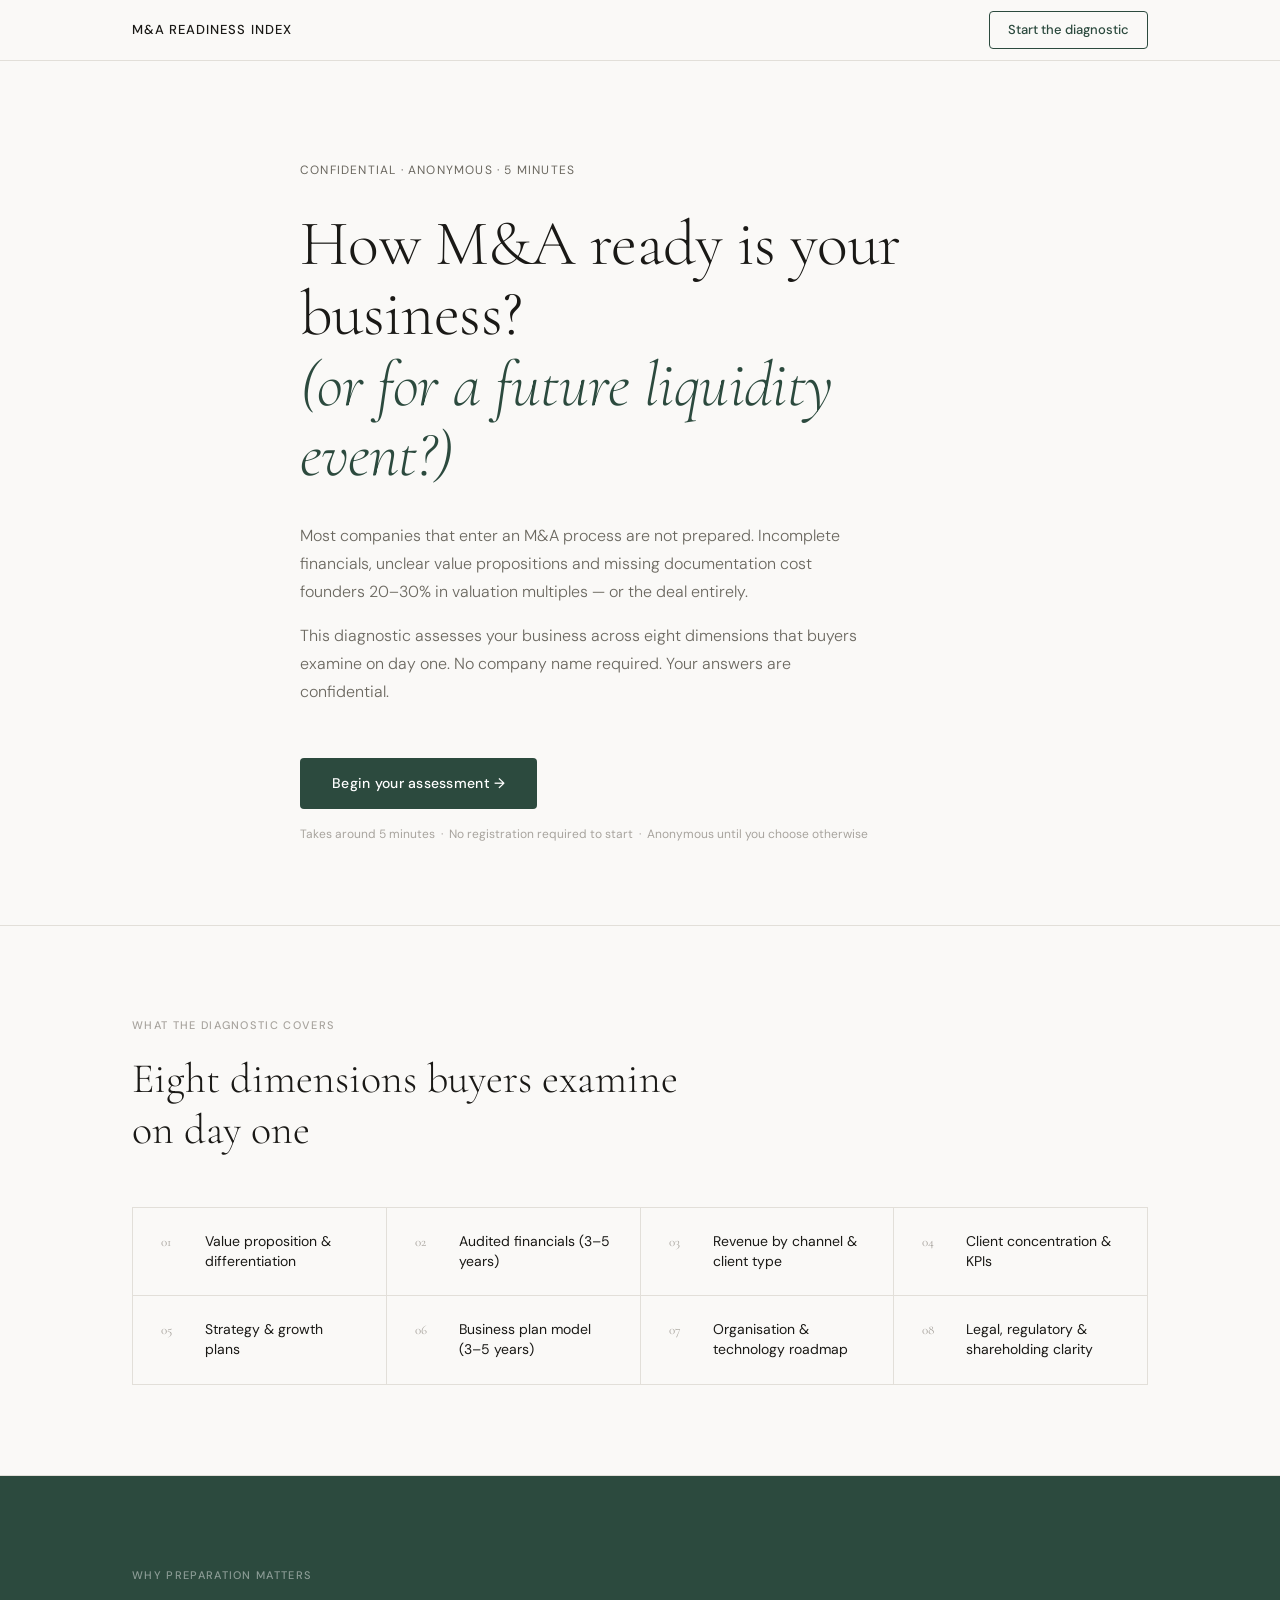
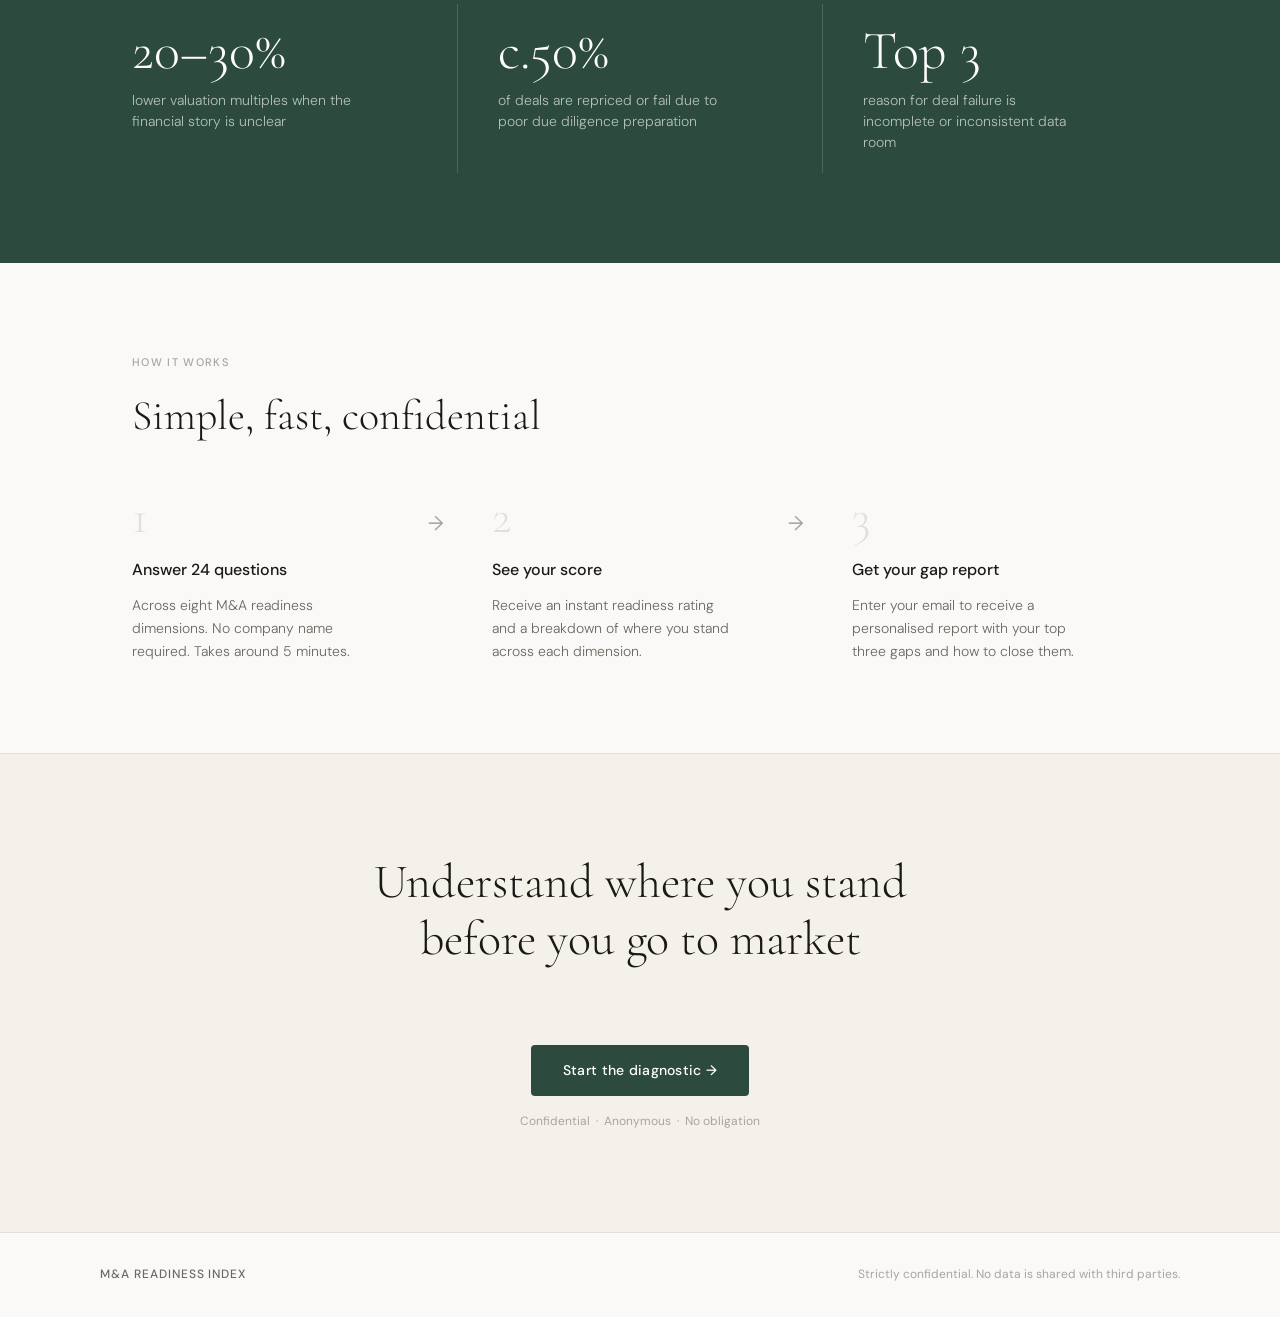
<file: index.html>
<!DOCTYPE html>
<html lang="en">
<head>
  <meta charset="UTF-8">
  <meta name="viewport" content="width=device-width, initial-scale=1.0">
  <title>M&A Readiness Index — How prepared is your business for a liquidity event?</title>
  <meta name="description" content="A confidential diagnostic for founders and shareholders exploring a sale or liquidity event. Get your readiness score in 5 minutes.">
  <link rel="stylesheet" href="css/style.css">
  <link rel="preconnect" href="https://fonts.googleapis.com">
  <link rel="preconnect" href="https://fonts.gstatic.com" crossorigin>
  <link href="https://fonts.googleapis.com/css2?family=Cormorant+Garamond:ital,wght@0,300;0,400;0,500;1,300;1,400&family=DM+Sans:wght@300;400;500&display=swap" rel="stylesheet">
</head>
<body>

  <!-- Nav -->
  <nav class="nav">
    <div class="nav-inner">
      <span class="nav-logo">M&amp;A Readiness Index</span>
      <a href="pages/diagnostic.html" class="nav-cta">Start the diagnostic</a>
    </div>
  </nav>

  <!-- Hero -->
  <section class="hero">
    <div class="hero-inner">
      <p class="hero-eyebrow">Confidential · Anonymous · 5 minutes</p>
      <h1 class="hero-headline">How M&A ready is your business?<br><em>(or for a future liquidity event?)</em></h1>
      <p class="hero-sub">Most companies that enter an M&amp;A process are not prepared. Incomplete financials, unclear value propositions and missing documentation cost founders 20–30% in valuation multiples — or the deal entirely.</p>
      <p class="hero-sub">This diagnostic assesses your business across eight dimensions that buyers examine on day one. No company name required. Your answers are confidential.</p>
      <a href="pages/diagnostic.html" class="btn-primary">Begin your assessment &rarr;</a>
      <p class="hero-note">Takes around 5 minutes &nbsp;·&nbsp; No registration required to start &nbsp;·&nbsp; Anonymous until you choose otherwise</p>
    </div>
  </section>

  <!-- What we assess -->
  <section class="dimensions">
    <div class="section-inner">
      <p class="section-label">What the diagnostic covers</p>
      <h2 class="section-title">Eight dimensions buyers examine<br>on day one</h2>
      <div class="dims-grid">
        <div class="dim-item">
          <span class="dim-num">01</span>
          <span class="dim-name">Value proposition &amp; differentiation</span>
        </div>
        <div class="dim-item">
          <span class="dim-num">02</span>
          <span class="dim-name">Audited financials (3–5 years)</span>
        </div>
        <div class="dim-item">
          <span class="dim-num">03</span>
          <span class="dim-name">Revenue by channel &amp; client type</span>
        </div>
        <div class="dim-item">
          <span class="dim-num">04</span>
          <span class="dim-name">Client concentration &amp; KPIs</span>
        </div>
        <div class="dim-item">
          <span class="dim-num">05</span>
          <span class="dim-name">Strategy &amp; growth plans</span>
        </div>
        <div class="dim-item">
          <span class="dim-num">06</span>
          <span class="dim-name">Business plan model (3–5 years)</span>
        </div>
        <div class="dim-item">
          <span class="dim-num">07</span>
          <span class="dim-name">Organisation &amp; technology roadmap</span>
        </div>
        <div class="dim-item">
          <span class="dim-num">08</span>
          <span class="dim-name">Legal, regulatory &amp; shareholding clarity</span>
        </div>
      </div>
    </div>
  </section>

  <!-- Why it matters -->
  <section class="stats">
    <div class="section-inner">
      <p class="section-label">Why preparation matters</p>
      <div class="stats-row">
        <div class="stat-block">
          <span class="stat-num">20–30%</span>
          <span class="stat-desc">lower valuation multiples when the financial story is unclear</span>
        </div>
        <div class="stat-divider"></div>
        <div class="stat-block">
          <span class="stat-num">c.50%</span>
          <span class="stat-desc">of deals are repriced or fail due to poor due diligence preparation</span>
        </div>
        <div class="stat-divider"></div>
        <div class="stat-block">
          <span class="stat-num">Top 3</span>
          <span class="stat-desc">reason for deal failure is incomplete or inconsistent data room</span>
        </div>
      </div>
    </div>
  </section>

  <!-- How it works -->
  <section class="how">
    <div class="section-inner">
      <p class="section-label">How it works</p>
      <h2 class="section-title">Simple, fast, confidential</h2>
      <div class="steps-row">
        <div class="step">
          <span class="step-n">1</span>
          <h3 class="step-title">Answer 24 questions</h3>
          <p class="step-desc">Across eight M&amp;A readiness dimensions. No company name required. Takes around 5 minutes.</p>
        </div>
        <div class="step-arrow">&rarr;</div>
        <div class="step">
          <span class="step-n">2</span>
          <h3 class="step-title">See your score</h3>
          <p class="step-desc">Receive an instant readiness rating and a breakdown of where you stand across each dimension.</p>
        </div>
        <div class="step-arrow">&rarr;</div>
        <div class="step">
          <span class="step-n">3</span>
          <h3 class="step-title">Get your gap report</h3>
          <p class="step-desc">Enter your email to receive a personalised report with your top three gaps and how to close them.</p>
        </div>
      </div>
    </div>
  </section>

  <!-- CTA -->
  <section class="cta-band">
    <div class="section-inner cta-inner">
      <h2 class="cta-title">Understand where you stand<br>before you go to market</h2>
      <a href="pages/diagnostic.html" class="btn-primary">Start the diagnostic &rarr;</a>
      <p class="cta-note">Confidential &nbsp;·&nbsp; Anonymous &nbsp;·&nbsp; No obligation</p>
    </div>
  </section>

  <!-- Footer -->
  <footer class="footer">
    <div class="footer-inner">
      <span class="footer-brand">M&amp;A Readiness Index</span>
      <span class="footer-copy">Strictly confidential. No data is shared with third parties.</span>
    </div>
  </footer>

</body>
</html>
</file>
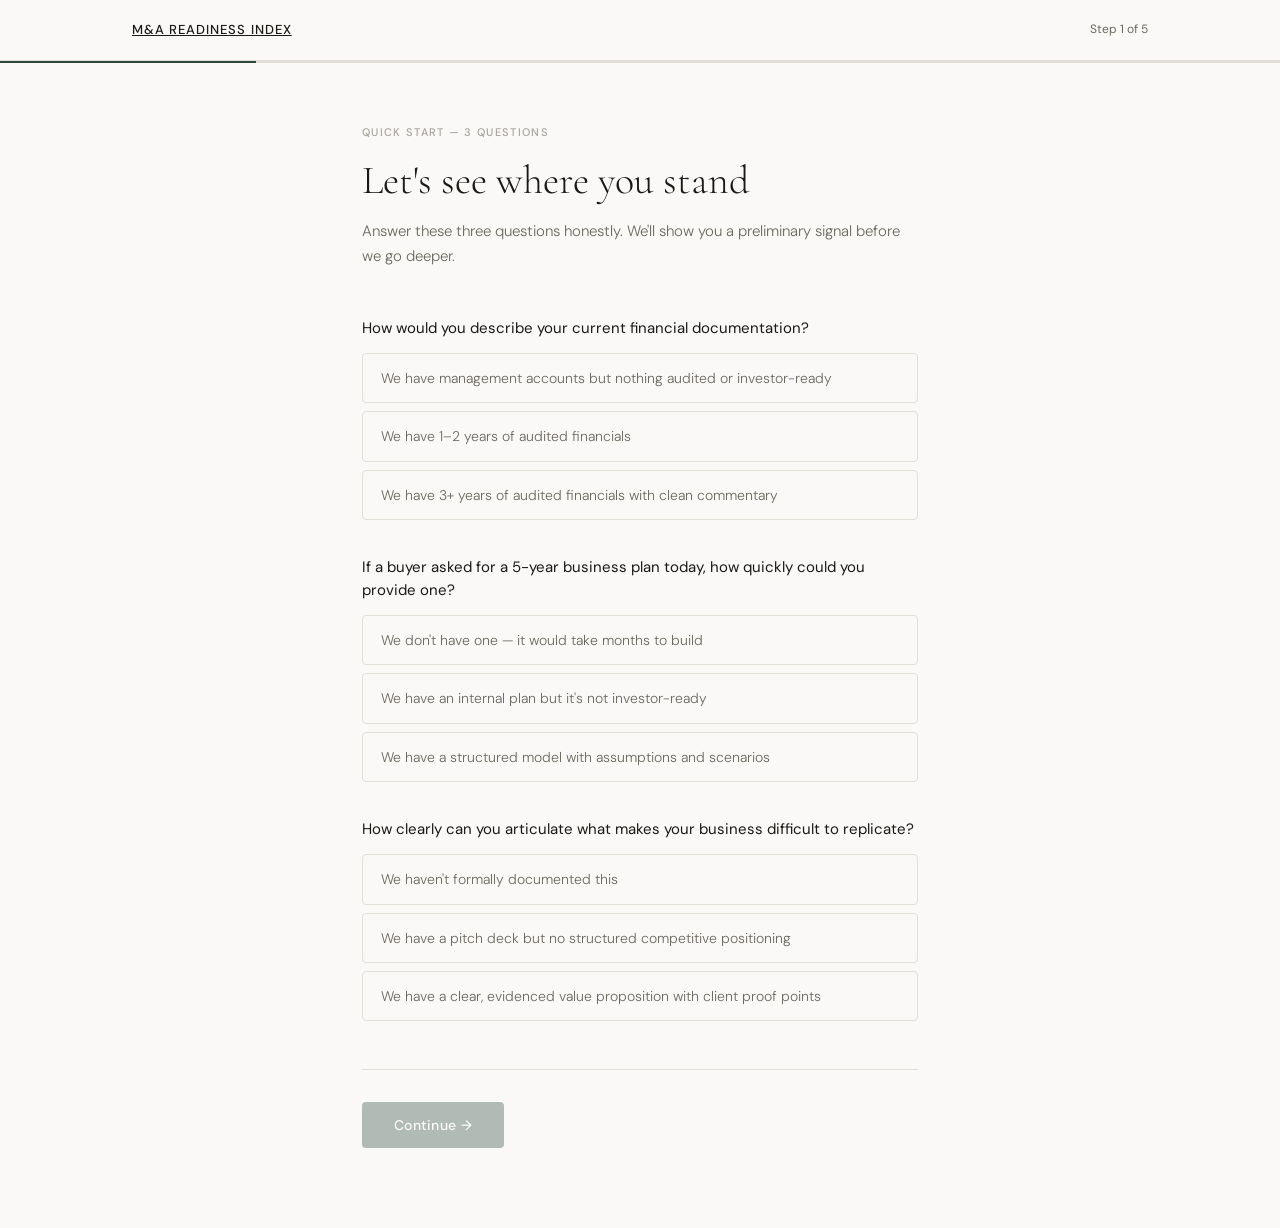
<file: pages/diagnostic.html>
<!DOCTYPE html>
<html lang="en">
<head>
  <meta charset="UTF-8">
  <meta name="viewport" content="width=device-width, initial-scale=1.0">
  <title>M&A Readiness Diagnostic — Begin your assessment</title>
  <link rel="stylesheet" href="../css/style.css">
  <link rel="stylesheet" href="../css/diagnostic.css">
  <link rel="preconnect" href="https://fonts.googleapis.com">
  <link rel="preconnect" href="https://fonts.gstatic.com" crossorigin>
  <link href="https://fonts.googleapis.com/css2?family=Cormorant+Garamond:ital,wght@0,300;0,400;0,500;1,300;1,400&family=DM+Sans:wght@300;400;500&display=swap" rel="stylesheet">
  <!-- Cloudflare Turnstile (bot protection) -->
  <script src="https://challenges.cloudflare.com/turnstile/v0/api.js" async defer></script>
</head>
<body class="diag-body">

  <!-- Nav -->
  <nav class="nav">
    <div class="nav-inner">
      <a href="../index.html" class="nav-logo">M&amp;A Readiness Index</a>
      <span class="diag-step-label" id="stepLabel">Step 1 of 5</span>
    </div>
  </nav>

  <!-- Progress -->
  <div class="progress-bar">
    <div class="progress-fill" id="progressFill" style="width:20%"></div>
  </div>

  <!-- Diagnostic shell -->
  <main class="diag-main">

    <!-- ── STEP 1: Hook questions ── -->
    <section class="diag-step active" id="step1">
      <div class="diag-inner">
        <p class="diag-eyebrow">Quick start — 3 questions</p>
        <h2 class="diag-heading">Let's see where you stand</h2>
        <p class="diag-intro">Answer these three questions honestly. We'll show you a preliminary signal before we go deeper.</p>

        <div class="q-block" id="q1">
          <p class="q-text">How would you describe your current financial documentation?</p>
          <div class="q-options" data-q="q1">
            <button class="q-opt" data-val="0">We have management accounts but nothing audited or investor-ready</button>
            <button class="q-opt" data-val="1">We have 1–2 years of audited financials</button>
            <button class="q-opt" data-val="2">We have 3+ years of audited financials with clean commentary</button>
          </div>
        </div>

        <div class="q-block" id="q2">
          <p class="q-text">If a buyer asked for a 5-year business plan today, how quickly could you provide one?</p>
          <div class="q-options" data-q="q2">
            <button class="q-opt" data-val="0">We don't have one — it would take months to build</button>
            <button class="q-opt" data-val="1">We have an internal plan but it's not investor-ready</button>
            <button class="q-opt" data-val="2">We have a structured model with assumptions and scenarios</button>
          </div>
        </div>

        <div class="q-block" id="q3">
          <p class="q-text">How clearly can you articulate what makes your business difficult to replicate?</p>
          <div class="q-options" data-q="q3">
            <button class="q-opt" data-val="0">We haven't formally documented this</button>
            <button class="q-opt" data-val="1">We have a pitch deck but no structured competitive positioning</button>
            <button class="q-opt" data-val="2">We have a clear, evidenced value proposition with client proof points</button>
          </div>
        </div>

        <div class="diag-signal" id="signal1" style="display:none">
          <div class="signal-inner">
            <div class="signal-left">
              <p class="signal-label">Early signal</p>
              <p class="signal-score" id="signalScore">–</p>
            </div>
            <div class="signal-right">
              <p class="signal-msg" id="signalMsg"></p>
            </div>
          </div>
        </div>

        <div class="diag-nav">
          <button class="btn-next" id="next1" disabled onclick="goStep(2)">Continue &rarr;</button>
        </div>
      </div>
    </section>

    <!-- ── STEP 2: Financials & Revenue ── -->
    <section class="diag-step" id="step2">
      <div class="diag-inner">
        <p class="diag-eyebrow">Dimensions 1 &amp; 2 of 8</p>
        <h2 class="diag-heading">Financials &amp; revenue clarity</h2>

        <div class="q-block">
          <p class="q-text">Are your revenues clearly broken down by client type, channel and geography?</p>
          <div class="q-options" data-q="q4">
            <button class="q-opt" data-val="0">No — it's aggregated in our accounts</button>
            <button class="q-opt" data-val="1">Partially — we can extract this but it takes effort</button>
            <button class="q-opt" data-val="2">Yes — we have a clean revenue waterfall by segment</button>
          </div>
        </div>

        <div class="q-block">
          <p class="q-text">What is your level of client concentration?</p>
          <div class="q-options" data-q="q5">
            <button class="q-opt" data-val="0">Top 3 clients represent more than 60% of revenue</button>
            <button class="q-opt" data-val="1">Top 3 clients represent 30–60% of revenue</button>
            <button class="q-opt" data-val="2">No single client represents more than 20% of revenue</button>
          </div>
        </div>

        <div class="q-block">
          <p class="q-text">Do you track net revenue retention (NRR) or equivalent recurring revenue metrics?</p>
          <div class="q-options" data-q="q6">
            <button class="q-opt" data-val="0">No — we don't track this formally</button>
            <button class="q-opt" data-val="1">We track it informally but have no dashboard</button>
            <button class="q-opt" data-val="2">Yes — we have a KPI dashboard with cohort and retention data</button>
          </div>
        </div>

        <div class="diag-nav">
          <button class="btn-back" onclick="goStep(1)">&larr; Back</button>
          <button class="btn-next" id="next2" disabled onclick="goStep(3)">Continue &rarr;</button>
        </div>
      </div>
    </section>

    <!-- ── STEP 3: Strategy & Organisation ── -->
    <section class="diag-step" id="step3">
      <div class="diag-inner">
        <p class="diag-eyebrow">Dimensions 3 &amp; 4 of 8</p>
        <h2 class="diag-heading">Strategy &amp; organisation</h2>

        <div class="q-block">
          <p class="q-text">How defined is your growth strategy for the next 3–5 years?</p>
          <div class="q-options" data-q="q7">
            <button class="q-opt" data-val="0">We operate reactively — no formal roadmap</button>
            <button class="q-opt" data-val="1">We have a general direction but nothing documented</button>
            <button class="q-opt" data-val="2">We have a documented strategy with market opportunity sizing</button>
          </div>
        </div>

        <div class="q-block">
          <p class="q-text">How documented is your organisational structure and technology stack?</p>
          <div class="q-options" data-q="q8">
            <button class="q-opt" data-val="0">It's largely in people's heads — nothing formal</button>
            <button class="q-opt" data-val="1">We have an org chart but no tech or IP documentation</button>
            <button class="q-opt" data-val="2">We have a full org chart, tech stack map and IP register</button>
          </div>
        </div>

        <div class="q-block">
          <p class="q-text">Does your management team run the business independently of the founders?</p>
          <div class="q-options" data-q="q9">
            <button class="q-opt" data-val="0">The business is heavily founder-dependent</button>
            <button class="q-opt" data-val="1">There is a team but the founder is still central to operations</button>
            <button class="q-opt" data-val="2">The team runs the business — founders are primarily strategic</button>
          </div>
        </div>

        <div class="diag-nav">
          <button class="btn-back" onclick="goStep(2)">&larr; Back</button>
          <button class="btn-next" id="next3" disabled onclick="goStep(4)">Continue &rarr;</button>
        </div>
      </div>
    </section>

    <!-- ── STEP 4: Legal & Deal Readiness ── -->
    <section class="diag-step" id="step4">
      <div class="diag-inner">
        <p class="diag-eyebrow">Dimensions 5–8 of 8</p>
        <h2 class="diag-heading">Legal, shareholding &amp; deal readiness</h2>

        <div class="q-block">
          <p class="q-text">Is your shareholding structure clean and fully documented?</p>
          <div class="q-options" data-q="q10">
            <button class="q-opt" data-val="0">There are complexities or gaps we haven't fully resolved</button>
            <button class="q-opt" data-val="1">It's broadly clear but some documents need updating</button>
            <button class="q-opt" data-val="2">Yes — cap table, shareholder agreements and obligations are all current</button>
          </div>
        </div>

        <div class="q-block">
          <p class="q-text">Are your key contracts (clients, suppliers, leases) documented and transferable?</p>
          <div class="q-options" data-q="q11">
            <button class="q-opt" data-val="0">Many are verbal or informal</button>
            <button class="q-opt" data-val="1">Most are written but change-of-control clauses are unclear</button>
            <button class="q-opt" data-val="2">All key contracts are documented and we've reviewed transferability</button>
          </div>
        </div>

        <div class="q-block">
          <p class="q-text">Has your board or shareholders aligned on the goal and timeline for a liquidity event?</p>
          <div class="q-options" data-q="q12">
            <button class="q-opt" data-val="0">Not yet — this is early thinking</button>
            <button class="q-opt" data-val="1">There is general alignment but no formal discussion</button>
            <button class="q-opt" data-val="2">Yes — we have agreed objectives and a timeline in mind</button>
          </div>
        </div>

        <div class="diag-nav">
          <button class="btn-back" onclick="goStep(3)">&larr; Back</button>
          <button class="btn-next" id="next4" disabled onclick="goStep(5)">See my score &rarr;</button>
        </div>
      </div>
    </section>

    <!-- ── STEP 5: Results + email gate ── -->
    <section class="diag-step" id="step5">
      <div class="diag-inner results-inner">
        <p class="diag-eyebrow">Your M&amp;A readiness assessment</p>
        <h2 class="diag-heading">Your readiness score</h2>

        <!-- Score display -->
        <div class="score-card">
          <div class="score-dial-wrap">
            <svg class="score-dial" viewBox="0 0 120 120" width="120" height="120">
              <circle cx="60" cy="60" r="52" fill="none" stroke="#e2dfd9" stroke-width="8"/>
              <circle cx="60" cy="60" r="52" fill="none" stroke="#2c4a3e" stroke-width="8"
                stroke-dasharray="326.7" stroke-dashoffset="326.7"
                stroke-linecap="round"
                transform="rotate(-90 60 60)"
                id="dialArc"/>
            </svg>
            <div class="score-num-wrap">
              <span class="score-num" id="scoreNum">–</span>
              <span class="score-denom">/100</span>
            </div>
          </div>
          <div class="score-meta">
            <p class="score-rating" id="scoreRating"></p>
            <p class="score-summary" id="scoreSummary"></p>
          </div>
        </div>

        <!-- Dimension breakdown -->
        <div class="breakdown" id="breakdown"></div>

        <!-- Email gate -->
        <div class="email-gate">
          <h3 class="gate-title">Get your personalised gap report</h3>
          <p class="gate-desc">Enter your email to receive a detailed breakdown of your top three readiness gaps and how to close them. No company name required.</p>

          <!-- Honeypot (hidden from humans, bots fill it) -->
          <input type="text" name="website" id="honeypot" tabindex="-1" autocomplete="off" aria-hidden="true" style="position:absolute;left:-9999px;opacity:0;height:0;width:0;">

          <form class="gate-form" id="gateForm" onsubmit="submitReport(event)">
            <input type="email" class="gate-email" id="gateEmail" placeholder="your@email.com" required>
            <!-- Turnstile widget -->
            <div class="cf-turnstile" data-sitekey="0x4AAAAAAA_REPLACE_WITH_YOUR_KEY" data-theme="light"></div>
            <button type="submit" class="btn-primary" style="margin-top:0">Send me the report &rarr;</button>
          </form>
          <p class="gate-note">We will never share your email or any information you have provided. No company name is required at any point.</p>
        </div>

        <!-- Gap report renders here after submission -->
        <div class="gate-confirm" id="gateConfirm" style="display:none"></div>
      </div>
    </section>

  </main>

  <script src="../js/diagnostic.js"></script>
</body>
</html>
</file>
<file: css/style.css>
/* ── Reset & base ─────────────────────────────────────────── */
*, *::before, *::after { box-sizing: border-box; margin: 0; padding: 0; }

:root {
  --ink:        #1a1916;
  --ink-muted:  #6b6860;
  --ink-faint:  #a8a49e;
  --rule:       #e2dfd9;
  --bg:         #faf9f7;
  --bg-warm:    #f4f1eb;
  --accent:     #2c4a3e;
  --accent-lt:  #e8eeec;
  --serif:      'Cormorant Garamond', Georgia, serif;
  --sans:       'DM Sans', system-ui, sans-serif;
  --max:        1080px;
  --rad:        4px;
}

html { font-size: 16px; scroll-behavior: smooth; }

body {
  font-family: var(--sans);
  background: var(--bg);
  color: var(--ink);
  line-height: 1.65;
  -webkit-font-smoothing: antialiased;
}

/* ── Nav ──────────────────────────────────────────────────── */
.nav {
  position: sticky;
  top: 0;
  z-index: 100;
  background: var(--bg);
  border-bottom: 1px solid var(--rule);
}
.nav-inner {
  max-width: var(--max);
  margin: 0 auto;
  padding: 0 2rem;
  height: 60px;
  display: flex;
  align-items: center;
  justify-content: space-between;
}
.nav-logo {
  font-family: var(--sans);
  font-size: 13px;
  font-weight: 500;
  letter-spacing: 0.08em;
  text-transform: uppercase;
  color: var(--ink);
}
.nav-cta {
  font-size: 13px;
  font-weight: 500;
  color: var(--accent);
  text-decoration: none;
  border: 1px solid var(--accent);
  padding: 7px 18px;
  border-radius: var(--rad);
  transition: background 0.2s, color 0.2s;
}
.nav-cta:hover { background: var(--accent); color: #fff; }

/* ── Hero ─────────────────────────────────────────────────── */
.hero {
  border-bottom: 1px solid var(--rule);
  padding: 100px 2rem 80px;
}
.hero-inner {
  max-width: 680px;
  margin: 0 auto;
}
.hero-eyebrow {
  font-size: 12px;
  font-weight: 400;
  letter-spacing: 0.1em;
  text-transform: uppercase;
  color: var(--ink-muted);
  margin-bottom: 28px;
}
.hero-headline {
  font-family: var(--serif);
  font-size: clamp(42px, 6vw, 64px);
  font-weight: 300;
  line-height: 1.1;
  color: var(--ink);
  margin-bottom: 32px;
  letter-spacing: -0.01em;
}
.hero-headline em {
  font-style: italic;
  color: var(--accent);
}
.hero-sub {
  font-size: 16px;
  font-weight: 300;
  color: var(--ink-muted);
  line-height: 1.75;
  margin-bottom: 16px;
  max-width: 580px;
}
.btn-primary {
  display: inline-block;
  margin-top: 36px;
  background: var(--accent);
  color: #fff;
  font-family: var(--sans);
  font-size: 14px;
  font-weight: 500;
  text-decoration: none;
  padding: 14px 32px;
  border-radius: var(--rad);
  letter-spacing: 0.02em;
  transition: opacity 0.2s;
}
.btn-primary:hover { opacity: 0.85; }
.hero-note {
  margin-top: 16px;
  font-size: 12px;
  color: var(--ink-faint);
}

/* ── Sections shared ─────────────────────────────────────── */
.section-inner {
  max-width: var(--max);
  margin: 0 auto;
  padding: 0 2rem;
}
.section-label {
  font-size: 11px;
  font-weight: 500;
  letter-spacing: 0.12em;
  text-transform: uppercase;
  color: var(--ink-faint);
  margin-bottom: 20px;
}
.section-title {
  font-family: var(--serif);
  font-size: clamp(28px, 4vw, 42px);
  font-weight: 300;
  line-height: 1.2;
  color: var(--ink);
  margin-bottom: 52px;
}

/* ── Dimensions grid ─────────────────────────────────────── */
.dimensions {
  padding: 90px 2rem;
  border-bottom: 1px solid var(--rule);
}
.dims-grid {
  display: grid;
  grid-template-columns: repeat(auto-fit, minmax(240px, 1fr));
  gap: 0;
  border-top: 1px solid var(--rule);
  border-left: 1px solid var(--rule);
}
.dim-item {
  display: flex;
  align-items: baseline;
  gap: 16px;
  padding: 24px 28px;
  border-right: 1px solid var(--rule);
  border-bottom: 1px solid var(--rule);
  transition: background 0.15s;
}
.dim-item:hover { background: var(--bg-warm); }
.dim-num {
  font-family: var(--serif);
  font-size: 13px;
  font-weight: 400;
  color: var(--ink-faint);
  flex-shrink: 0;
  min-width: 28px;
}
.dim-name {
  font-size: 14px;
  font-weight: 400;
  color: var(--ink);
  line-height: 1.4;
}

/* ── Stats ───────────────────────────────────────────────── */
.stats {
  background: var(--accent);
  padding: 90px 2rem;
}
.stats .section-label { color: rgba(255,255,255,0.45); }
.stats-row {
  display: flex;
  align-items: stretch;
  gap: 0;
}
.stat-block {
  flex: 1;
  padding: 20px 40px 20px 0;
  display: flex;
  flex-direction: column;
  gap: 12px;
}
.stat-block:first-child { padding-left: 0; }
.stat-num {
  font-family: var(--serif);
  font-size: clamp(36px, 5vw, 54px);
  font-weight: 300;
  color: #fff;
  line-height: 1;
}
.stat-desc {
  font-size: 14px;
  font-weight: 300;
  color: rgba(255,255,255,0.65);
  line-height: 1.5;
  max-width: 220px;
}
.stat-divider {
  width: 1px;
  background: rgba(255,255,255,0.15);
  margin: 0 40px;
  align-self: stretch;
}

/* ── How it works ────────────────────────────────────────── */
.how {
  padding: 90px 2rem;
  border-bottom: 1px solid var(--rule);
}
.steps-row {
  display: flex;
  align-items: flex-start;
  gap: 0;
}
.step {
  flex: 1;
  padding-right: 48px;
}
.step-arrow {
  font-size: 20px;
  color: var(--ink-faint);
  padding-top: 14px;
  flex-shrink: 0;
  margin-right: 48px;
}
.step-n {
  display: block;
  font-family: var(--serif);
  font-size: 48px;
  font-weight: 300;
  color: var(--rule);
  line-height: 1;
  margin-bottom: 16px;
}
.step-title {
  font-size: 16px;
  font-weight: 500;
  color: var(--ink);
  margin-bottom: 10px;
}
.step-desc {
  font-size: 14px;
  font-weight: 300;
  color: var(--ink-muted);
  line-height: 1.65;
}

/* ── CTA band ────────────────────────────────────────────── */
.cta-band {
  background: var(--bg-warm);
  padding: 100px 2rem;
  border-bottom: 1px solid var(--rule);
}
.cta-inner {
  text-align: center;
}
.cta-title {
  font-family: var(--serif);
  font-size: clamp(30px, 4vw, 48px);
  font-weight: 300;
  line-height: 1.2;
  color: var(--ink);
  margin-bottom: 40px;
}
.cta-note {
  margin-top: 16px;
  font-size: 12px;
  color: var(--ink-faint);
}

/* ── Footer ──────────────────────────────────────────────── */
.footer {
  padding: 32px 2rem;
}
.footer-inner {
  max-width: var(--max);
  margin: 0 auto;
  display: flex;
  align-items: center;
  justify-content: space-between;
  flex-wrap: wrap;
  gap: 8px;
}
.footer-brand {
  font-size: 12px;
  font-weight: 500;
  letter-spacing: 0.08em;
  text-transform: uppercase;
  color: var(--ink-muted);
}
.footer-copy {
  font-size: 12px;
  color: var(--ink-faint);
}

/* ── Progress bar (used on diagnostic pages) ─────────────── */
.progress-bar {
  height: 2px;
  background: var(--rule);
  width: 100%;
}
.progress-fill {
  height: 100%;
  background: var(--accent);
  transition: width 0.4s ease;
}

/* ── Responsive ──────────────────────────────────────────── */
@media (max-width: 700px) {
  .stats-row { flex-direction: column; gap: 40px; }
  .stat-divider { width: 100%; height: 1px; margin: 0; }
  .stat-block { padding: 0; }
  .steps-row { flex-direction: column; gap: 40px; }
  .step-arrow { display: none; }
  .step { padding-right: 0; }
  .nav-cta { display: none; }
}
</file>
<file: css/diagnostic.css>
/* ── Diagnostic layout ───────────────────────────────────── */
.diag-body { background: var(--bg); }

.diag-step-label {
  font-size: 12px;
  color: var(--ink-muted);
  font-weight: 400;
}

.diag-main {
  min-height: calc(100vh - 62px);
}

.diag-step {
  display: none;
  animation: fadeIn 0.3s ease;
}
.diag-step.active { display: block; }

@keyframes fadeIn {
  from { opacity: 0; transform: translateY(10px); }
  to   { opacity: 1; transform: translateY(0); }
}

.diag-inner {
  max-width: 620px;
  margin: 0 auto;
  padding: 60px 2rem 80px;
}

.diag-eyebrow {
  font-size: 11px;
  font-weight: 500;
  letter-spacing: 0.12em;
  text-transform: uppercase;
  color: var(--ink-faint);
  margin-bottom: 16px;
}

.diag-heading {
  font-family: var(--serif);
  font-size: clamp(28px, 4vw, 40px);
  font-weight: 300;
  color: var(--ink);
  line-height: 1.15;
  margin-bottom: 16px;
}

.diag-intro {
  font-size: 15px;
  font-weight: 300;
  color: var(--ink-muted);
  margin-bottom: 48px;
  line-height: 1.65;
}

/* ── Question blocks ─────────────────────────────────────── */
.q-block {
  margin-bottom: 36px;
}

.q-text {
  font-size: 15px;
  font-weight: 400;
  color: var(--ink);
  margin-bottom: 14px;
  line-height: 1.5;
}

.q-options {
  display: flex;
  flex-direction: column;
  gap: 8px;
}

.q-opt {
  background: var(--bg);
  border: 1px solid var(--rule);
  border-radius: var(--rad);
  padding: 14px 18px;
  font-family: var(--sans);
  font-size: 14px;
  font-weight: 300;
  color: var(--ink-muted);
  text-align: left;
  cursor: pointer;
  transition: border-color 0.15s, background 0.15s, color 0.15s;
  line-height: 1.45;
}

.q-opt:hover {
  border-color: var(--accent);
  color: var(--ink);
  background: var(--accent-lt);
}

.q-opt.selected {
  border-color: var(--accent);
  background: var(--accent-lt);
  color: var(--accent);
  font-weight: 400;
}

/* ── Early signal block ──────────────────────────────────── */
.diag-signal {
  background: var(--bg-warm);
  border: 1px solid var(--rule);
  border-radius: var(--rad);
  margin: 36px 0 0;
  overflow: hidden;
}

.signal-inner {
  display: flex;
  align-items: stretch;
}

.signal-left {
  background: var(--accent);
  padding: 24px 28px;
  display: flex;
  flex-direction: column;
  justify-content: center;
  gap: 6px;
  min-width: 120px;
}

.signal-label {
  font-size: 11px;
  letter-spacing: 0.1em;
  text-transform: uppercase;
  color: rgba(255,255,255,0.55);
  font-weight: 400;
}

.signal-score {
  font-family: var(--serif);
  font-size: 36px;
  font-weight: 300;
  color: #fff;
  line-height: 1;
}

.signal-right {
  padding: 24px 28px;
  display: flex;
  align-items: center;
}

.signal-msg {
  font-size: 14px;
  font-weight: 300;
  color: var(--ink-muted);
  line-height: 1.6;
}

/* ── Nav buttons ─────────────────────────────────────────── */
.diag-nav {
  display: flex;
  align-items: center;
  justify-content: space-between;
  margin-top: 48px;
  padding-top: 32px;
  border-top: 1px solid var(--rule);
}

.btn-next {
  background: var(--accent);
  color: #fff;
  font-family: var(--sans);
  font-size: 14px;
  font-weight: 500;
  border: none;
  padding: 14px 32px;
  border-radius: var(--rad);
  cursor: pointer;
  transition: opacity 0.2s;
  letter-spacing: 0.02em;
}

.btn-next:disabled {
  opacity: 0.35;
  cursor: not-allowed;
}

.btn-next:not(:disabled):hover { opacity: 0.85; }

.btn-back {
  background: none;
  border: none;
  font-family: var(--sans);
  font-size: 14px;
  font-weight: 400;
  color: var(--ink-muted);
  cursor: pointer;
  padding: 0;
  transition: color 0.15s;
}
.btn-back:hover { color: var(--ink); }

/* ── Results / Score card ────────────────────────────────── */
.results-inner { padding-top: 60px; }

.score-card {
  display: flex;
  align-items: center;
  gap: 40px;
  background: var(--bg-warm);
  border: 1px solid var(--rule);
  border-radius: var(--rad);
  padding: 36px 40px;
  margin-bottom: 40px;
}

.score-dial-wrap {
  position: relative;
  flex-shrink: 0;
}

.score-num-wrap {
  position: absolute;
  top: 50%;
  left: 50%;
  transform: translate(-50%,-50%);
  text-align: center;
  line-height: 1;
}

.score-num {
  font-family: var(--serif);
  font-size: 28px;
  font-weight: 300;
  color: var(--accent);
}

.score-denom {
  font-size: 11px;
  color: var(--ink-faint);
}

.score-rating {
  font-family: var(--serif);
  font-size: 22px;
  font-weight: 400;
  color: var(--ink);
  margin-bottom: 10px;
}

.score-summary {
  font-size: 14px;
  font-weight: 300;
  color: var(--ink-muted);
  line-height: 1.6;
}

/* ── Dimension breakdown bars ────────────────────────────── */
.breakdown {
  margin-bottom: 48px;
}

.breakdown-title {
  font-size: 11px;
  font-weight: 500;
  letter-spacing: 0.1em;
  text-transform: uppercase;
  color: var(--ink-faint);
  margin-bottom: 20px;
}

.bdim {
  display: flex;
  align-items: center;
  gap: 14px;
  margin-bottom: 12px;
}

.bdim-label {
  font-size: 13px;
  font-weight: 400;
  color: var(--ink-muted);
  width: 220px;
  flex-shrink: 0;
  line-height: 1.3;
}

.bdim-track {
  flex: 1;
  height: 4px;
  background: var(--rule);
  border-radius: 2px;
  overflow: hidden;
}

.bdim-fill {
  height: 100%;
  border-radius: 2px;
  background: var(--accent);
  transition: width 0.8s ease;
}

.bdim-fill.low { background: #b85c38; }
.bdim-fill.mid { background: #b88a38; }
.bdim-fill.high { background: var(--accent); }

/* ── Email gate ──────────────────────────────────────────── */
.email-gate {
  border-top: 1px solid var(--rule);
  padding-top: 48px;
}

.gate-title {
  font-family: var(--serif);
  font-size: 26px;
  font-weight: 300;
  color: var(--ink);
  margin-bottom: 12px;
}

.gate-desc {
  font-size: 14px;
  font-weight: 300;
  color: var(--ink-muted);
  margin-bottom: 28px;
  line-height: 1.65;
}

.gate-form {
  display: flex;
  flex-direction: column;
  gap: 14px;
  max-width: 400px;
}

.gate-email {
  font-family: var(--sans);
  font-size: 14px;
  font-weight: 300;
  color: var(--ink);
  background: var(--bg);
  border: 1px solid var(--rule);
  border-radius: var(--rad);
  padding: 12px 16px;
  width: 100%;
  transition: border-color 0.15s;
  outline: none;
}
.gate-email:focus { border-color: var(--accent); }

.gate-note {
  margin-top: 14px;
  font-size: 11px;
  color: var(--ink-faint);
  line-height: 1.6;
  max-width: 400px;
}

/* ── Confirmation ────────────────────────────────────────── */
.gate-confirm {
  text-align: center;
  padding: 60px 20px;
}

.confirm-icon {
  font-size: 32px;
  color: var(--accent);
  margin-bottom: 16px;
}

.confirm-title {
  font-family: var(--serif);
  font-size: 28px;
  font-weight: 300;
  color: var(--ink);
  margin-bottom: 12px;
}

.confirm-msg {
  font-size: 15px;
  font-weight: 300;
  color: var(--ink-muted);
  line-height: 1.65;
}

@media (max-width: 600px) {
  .score-card { flex-direction: column; align-items: flex-start; gap: 24px; }
  .bdim-label { width: 160px; font-size: 12px; }
}
</file>
